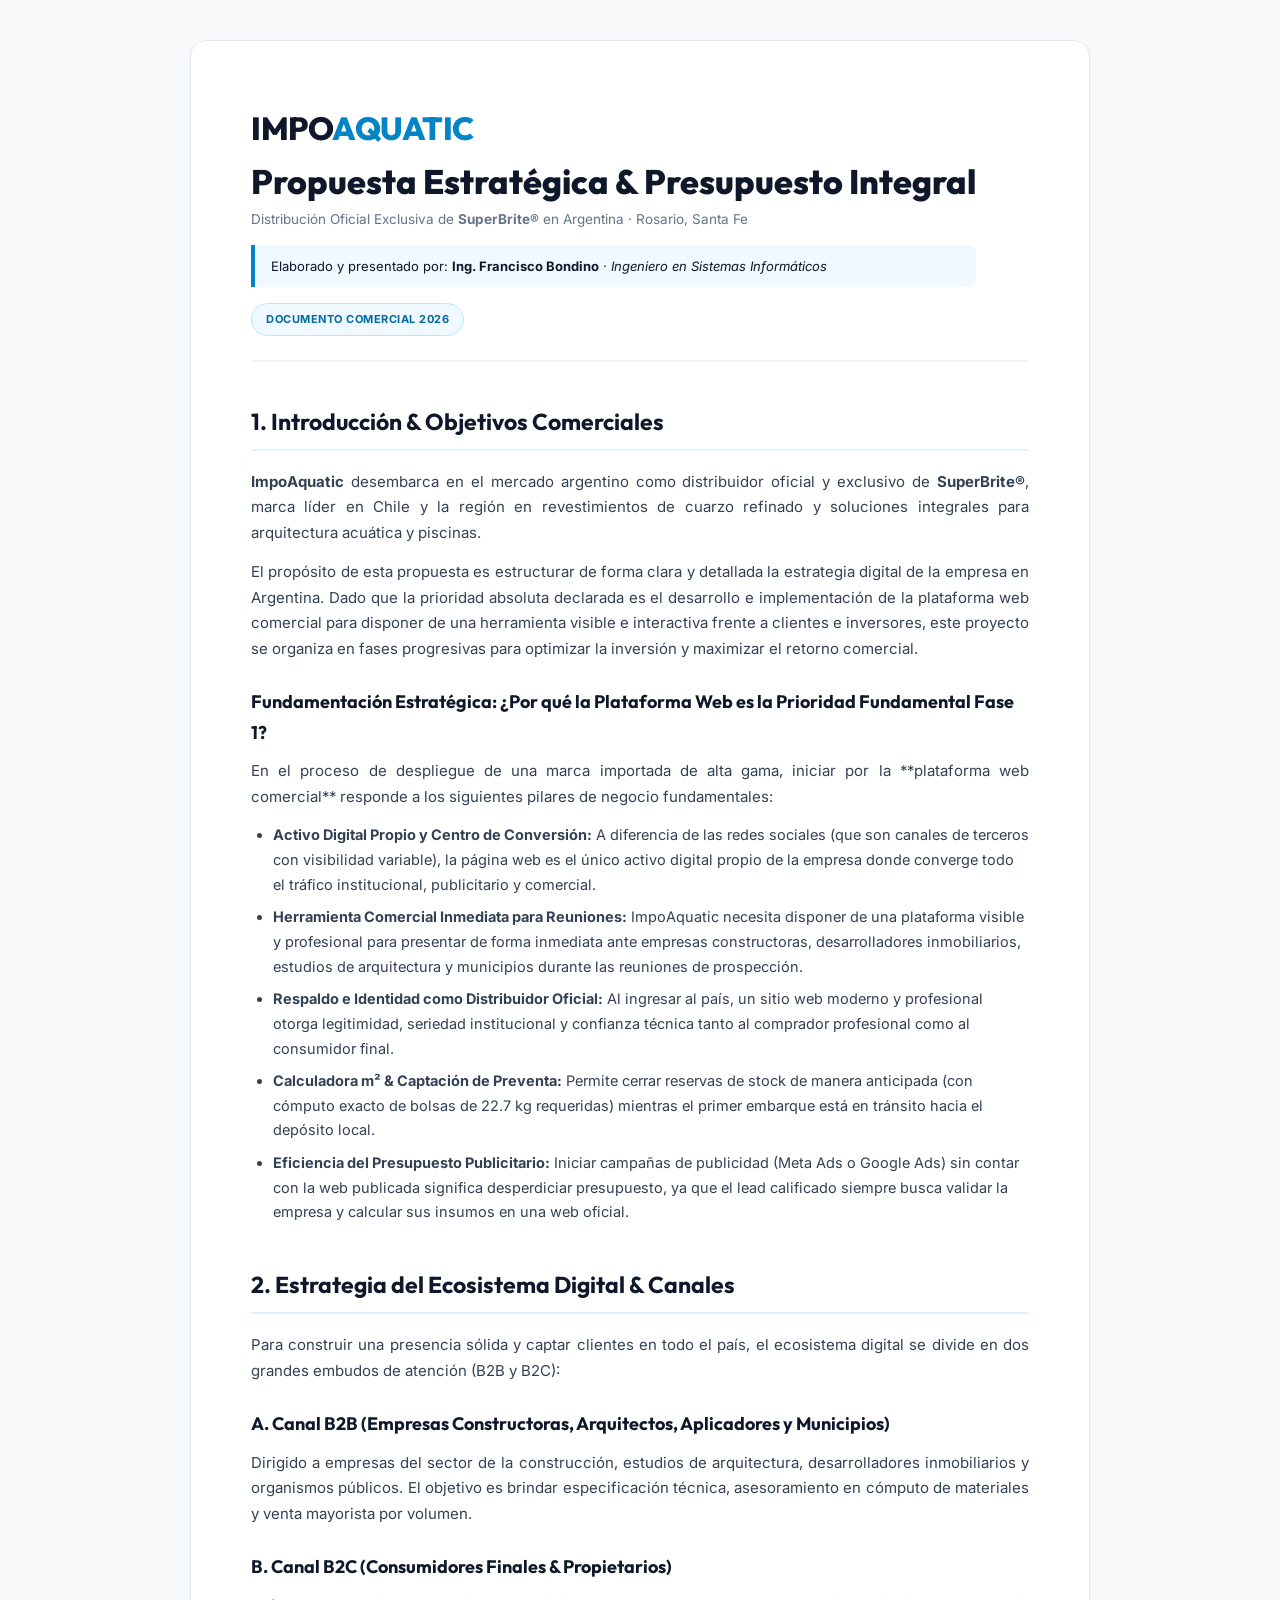
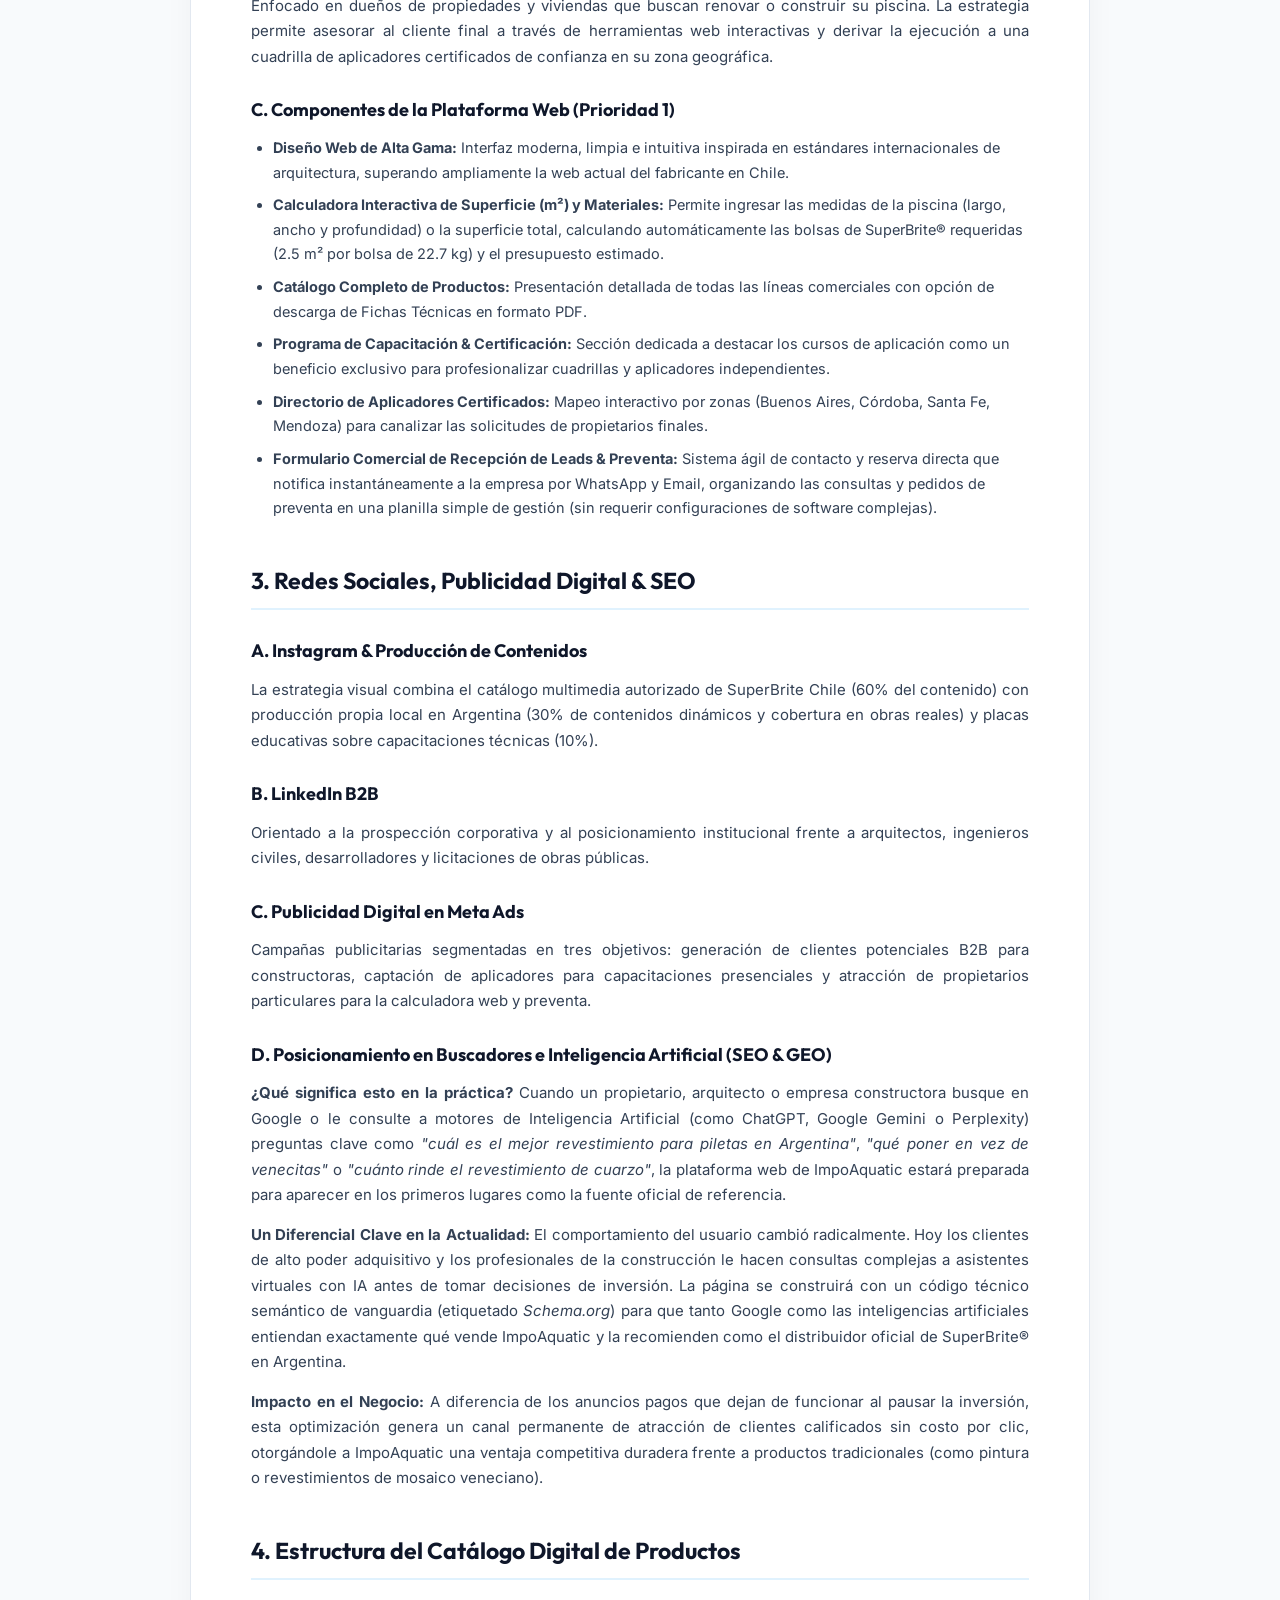
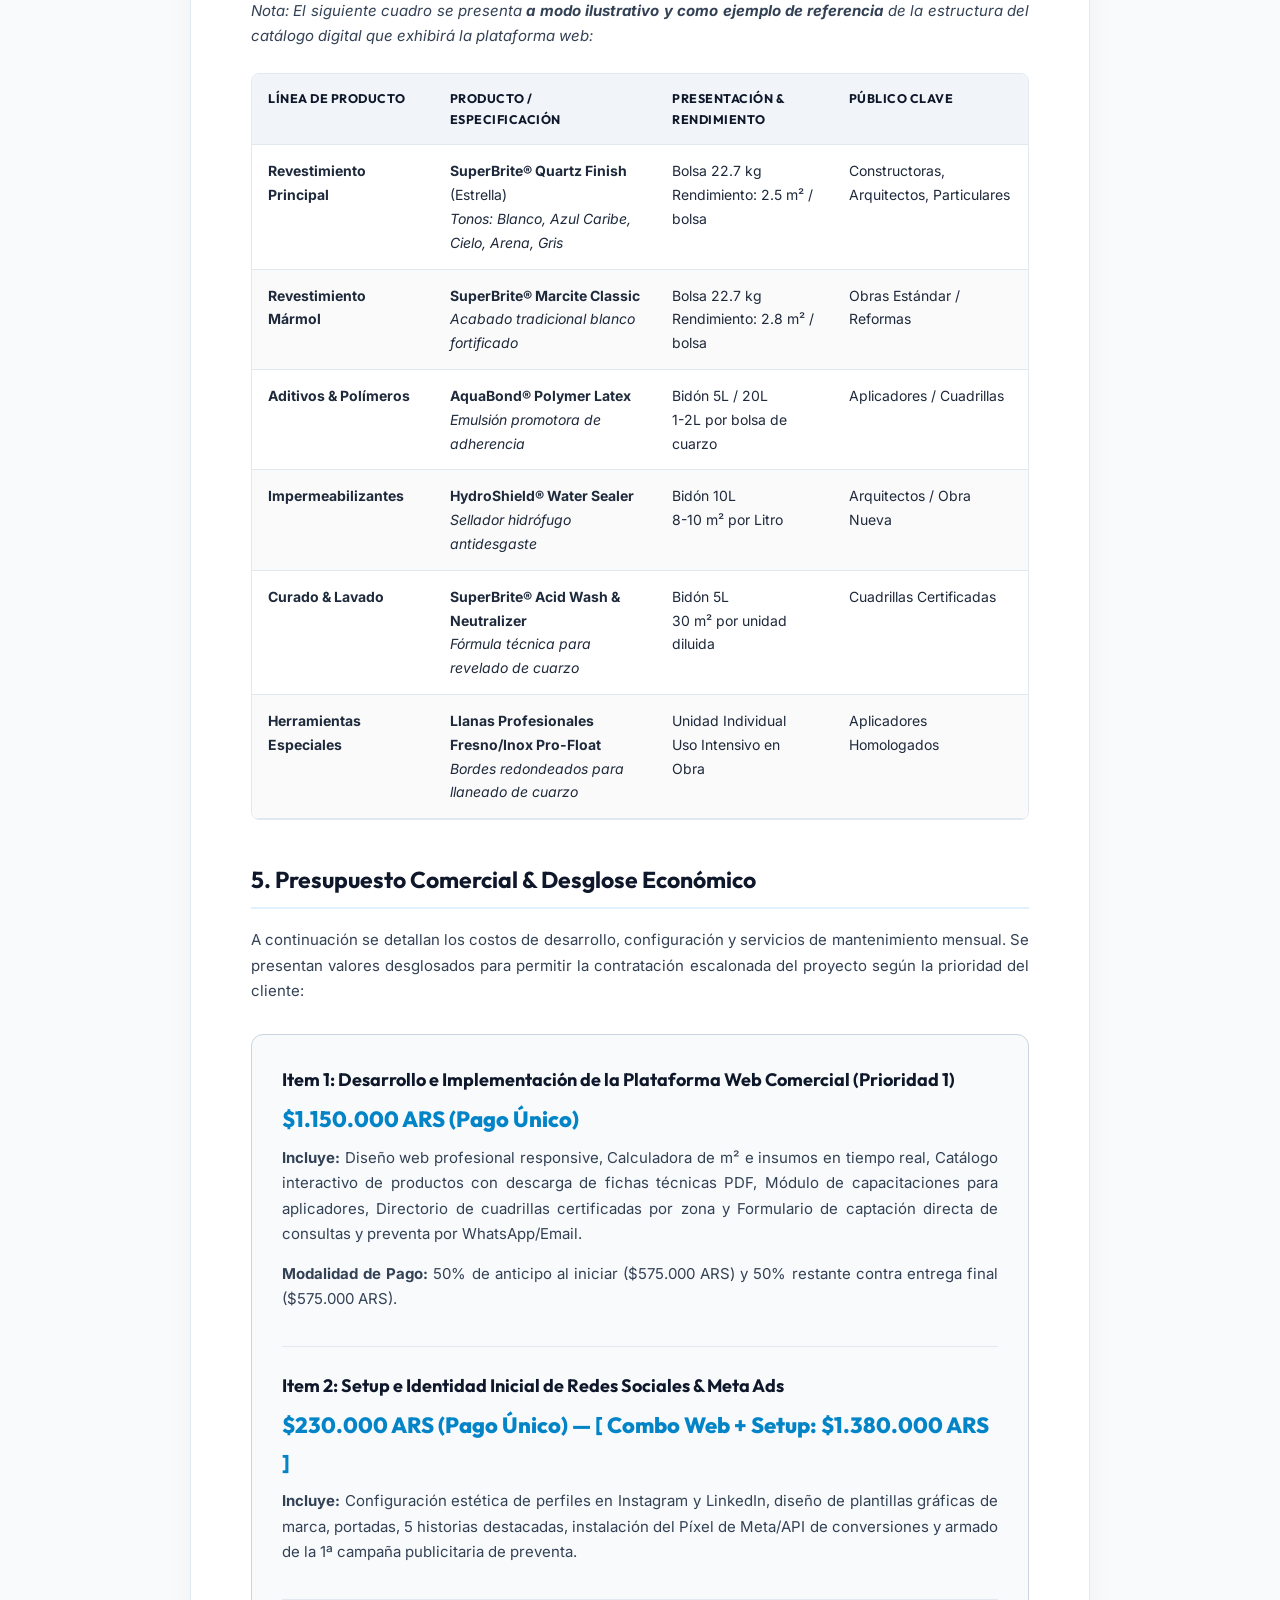
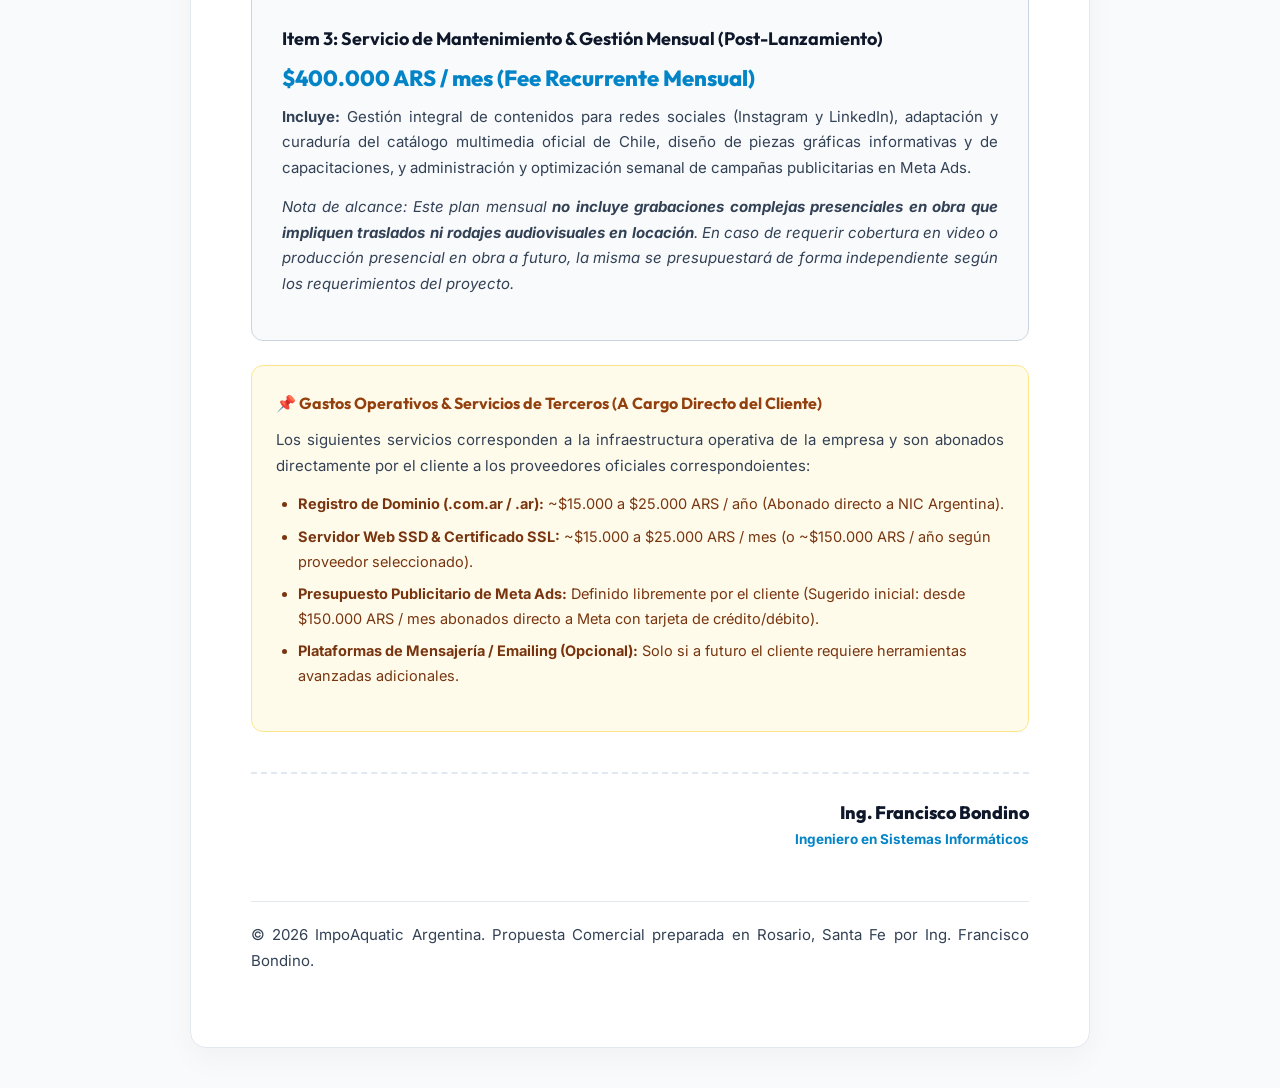
<file: propuesta.html>
<!DOCTYPE html>
<html lang="es">
<head>
    <meta charset="UTF-8">
    <meta name="viewport" content="width=device-width, initial-scale=1.0">
    <title>Propuesta Comercial & Estrategia Digital | ImpoAquatic - SuperBrite Argentina</title>
    <link rel="preconnect" href="https://fonts.googleapis.com">
    <link rel="preconnect" href="https://fonts.gstatic.com" crossorigin>
    <link href="https://fonts.googleapis.com/css2?family=Inter:wght@400;500;600;700;800&family=Outfit:wght@600;700;800&display=swap" rel="stylesheet">
    <style>
        :root {
            --primary: #0284C7;
            --primary-dark: #0F172A;
            --secondary: #0369A1;
            --accent: #0EA5E9;
            --bg-page: #F8FAFC;
            --bg-card: #FFFFFF;
            --text-main: #1E293B;
            --text-muted: #64748B;
            --border-color: #E2E8F0;
            --font-heading: 'Outfit', sans-serif;
            --font-body: 'Inter', sans-serif;
        }

        * { margin: 0; padding: 0; box-sizing: border-box; }
        
        body {
            font-family: var(--font-body);
            background-color: var(--bg-page);
            color: var(--text-main);
            line-height: 1.7;
            padding: clamp(16px, 4vw, 40px) clamp(12px, 2vw, 20px);
            -webkit-font-smoothing: antialiased;
        }

        .pdf-page {
            max-width: 900px;
            margin: 0 auto;
            background: var(--bg-card);
            border: 1px solid var(--border-color);
            border-radius: clamp(12px, 2vw, 16px);
            padding: clamp(24px, 6vw, 60px);
            box-shadow: 0 10px 30px rgba(0, 0, 0, 0.04);
        }

        header.doc-header {
            border-bottom: 2px solid #F1F5F9;
            padding-bottom: 24px;
            margin-bottom: 36px;
            display: flex;
            justify-content: space-between;
            align-items: flex-start;
            flex-wrap: wrap;
            gap: 16px;
        }

        .brand-logo {
            font-family: var(--font-heading);
            font-size: clamp(26px, 4vw, 32px);
            font-weight: 800;
            color: var(--primary-dark);
            letter-spacing: -0.5px;
        }

        .brand-logo span {
            color: var(--primary);
        }

        .doc-badge {
            background: #F0F9FF;
            color: var(--secondary);
            border: 1px solid #BAE6FD;
            font-size: 11px;
            font-weight: 700;
            padding: 6px 14px;
            border-radius: 20px;
            text-transform: uppercase;
            letter-spacing: 0.5px;
        }

        h1.doc-title {
            font-family: var(--font-heading);
            font-size: clamp(24px, 4vw, 34px);
            font-weight: 800;
            color: var(--primary-dark);
            margin-top: 6px;
            line-height: 1.25;
        }

        .doc-meta {
            font-size: 13.5px;
            color: var(--text-muted);
            margin-top: 4px;
        }

        h2.section-h2 {
            font-family: var(--font-heading);
            font-size: clamp(19px, 3vw, 23px);
            font-weight: 700;
            color: var(--primary-dark);
            margin: 40px 0 18px 0;
            padding-bottom: 8px;
            border-bottom: 2px solid #E0F2FE;
        }

        h3.section-h3 {
            font-family: var(--font-heading);
            font-size: clamp(16px, 2.5vw, 18px);
            font-weight: 700;
            color: var(--primary-dark);
            margin: 26px 0 10px 0;
        }

        p {
            font-size: 15px;
            color: #334155;
            margin-bottom: 14px;
            text-align: justify;
        }

        ul, ol {
            margin-left: 22px;
            margin-bottom: 18px;
        }

        li {
            font-size: 14.5px;
            color: #334155;
            margin-bottom: 8px;
        }

        .table-wrapper {
            width: 100%;
            overflow-x: auto;
            margin: 24px 0;
            border-radius: 8px;
            border: 1px solid var(--border-color);
            -webkit-overflow-scrolling: touch;
        }

        table {
            width: 100%;
            border-collapse: collapse;
            font-size: 14px;
            min-width: 600px;
        }

        th, td {
            padding: 14px 16px;
            text-align: left;
            border-bottom: 1px solid var(--border-color);
            vertical-align: top;
        }

        th {
            background: #F1F5F9;
            font-family: var(--font-heading);
            font-weight: 700;
            color: var(--primary-dark);
            font-size: 12.5px;
            text-transform: uppercase;
            letter-spacing: 0.5px;
        }

        tr:nth-child(even) {
            background: #FAFAFA;
        }

        .price-section {
            background: #F8FAFC;
            border: 1px solid #CBD5E1;
            border-radius: 12px;
            padding: 30px;
            margin-top: 30px;
        }

        .price-item {
            margin-bottom: 24px;
            padding-bottom: 20px;
            border-bottom: 1px solid #E2E8F0;
        }

        .price-item:last-child {
            margin-bottom: 0;
            padding-bottom: 0;
            border-bottom: none;
        }

        .price-title {
            font-family: var(--font-heading);
            font-size: 18px;
            font-weight: 700;
            color: var(--primary-dark);
        }

        .price-amount {
            font-family: var(--font-heading);
            font-size: 22px;
            font-weight: 800;
            color: var(--primary);
            margin: 6px 0;
        }

        .price-detail {
            font-size: 14px;
            color: #475569;
        }

        .infra-section {
            background: #FFFBEB;
            border: 1px solid #FDE68A;
            border-radius: 12px;
            padding: 24px;
            margin-top: 24px;
        }

        .infra-section h4 {
            font-family: var(--font-heading);
            color: #92400E;
            font-size: 16px;
            margin-bottom: 10px;
        }

        .infra-section ul li {
            color: #78350F;
        }

        .footer-note {
            margin-top: 50px;
            padding-top: 20px;
            border-top: 1px solid var(--border-color);
            text-align: center;
            font-size: 12.5px;
            color: var(--text-muted);
        }

        .letterhead-box {
            background: #F0F9FF;
            border-left: 4px solid var(--primary);
            padding: 10px 16px;
            margin-top: 12px;
            border-radius: 0 8px 8px 0;
            font-size: 13px;
            color: var(--primary-dark);
        }

        .signature-block {
            margin-top: 40px;
            padding-top: 24px;
            border-top: 2px dashed #E2E8F0;
            display: flex;
            flex-direction: column;
            align-items: flex-end;
            text-align: right;
        }

        .sig-name {
            font-family: var(--font-heading);
            font-size: 18px;
            font-weight: 800;
            color: var(--primary-dark);
        }

        .sig-title {
            font-size: 13.5px;
            font-weight: 700;
            color: var(--primary);
        }

        .sig-sub {
            font-size: 12px;
            color: var(--text-muted);
        }

        @media print {
            body { background: #FFFFFF; padding: 0; }
            .pdf-page { border: none; box-shadow: none; padding: 0; max-width: 100%; }
            .table-wrapper, .price-section, .infra-section, .signature-block { break-inside: avoid; }
        }
    </style>
</head>
<body>

<div class="pdf-page">
    <header class="doc-header">
        <div>
            <div class="brand-logo">IMPO<span>AQUATIC</span></div>
            <h1 class="doc-title">Propuesta Estratégica & Presupuesto Integral</h1>
            <p class="doc-meta">Distribución Oficial Exclusiva de <strong>SuperBrite®</strong> en Argentina · Rosario, Santa Fe</p>
            <div class="letterhead-box">
                Elaborado y presentado por: <strong>Ing. Francisco Bondino</strong> · <em>Ingeniero en Sistemas Informáticos</em>
            </div>
        </div>
        <span class="doc-badge">DOCUMENTO COMERCIAL 2026</span>
    </header>

    <!-- 1. Introducción y Contexto -->
    <section>
        <h2 class="section-h2">1. Introducción & Objetivos Comerciales</h2>
        <p><strong>ImpoAquatic</strong> desembarca en el mercado argentino como distribuidor oficial y exclusivo de <strong>SuperBrite®</strong>, marca líder en Chile y la región en revestimientos de cuarzo refinado y soluciones integrales para arquitectura acuática y piscinas.</p>
        <p>El propósito de esta propuesta es estructurar de forma clara y detallada la estrategia digital de la empresa en Argentina. Dado que la prioridad absoluta declarada es el desarrollo e implementación de la plataforma web comercial para disponer de una herramienta visible e interactiva frente a clientes e inversores, este proyecto se organiza en fases progresivas para optimizar la inversión y maximizar el retorno comercial.</p>
        
        <h3 class="section-h3">Fundamentación Estratégica: ¿Por qué la Plataforma Web es la Prioridad Fundamental Fase 1?</h3>
        <p>En el proceso de despliegue de una marca importada de alta gama, iniciar por la **plataforma web comercial** responde a los siguientes pilares de negocio fundamentales:</p>
        <ul>
            <li><strong>Activo Digital Propio y Centro de Conversión:</strong> A diferencia de las redes sociales (que son canales de terceros con visibilidad variable), la página web es el único activo digital propio de la empresa donde converge todo el tráfico institucional, publicitario y comercial.</li>
            <li><strong>Herramienta Comercial Inmediata para Reuniones:</strong> ImpoAquatic necesita disponer de una plataforma visible y profesional para presentar de forma inmediata ante empresas constructoras, desarrolladores inmobiliarios, estudios de arquitectura y municipios durante las reuniones de prospección.</li>
            <li><strong>Respaldo e Identidad como Distribuidor Oficial:</strong> Al ingresar al país, un sitio web moderno y profesional otorga legitimidad, seriedad institucional y confianza técnica tanto al comprador profesional como al consumidor final.</li>
            <li><strong>Calculadora m² & Captación de Preventa:</strong> Permite cerrar reservas de stock de manera anticipada (con cómputo exacto de bolsas de 22.7 kg requeridas) mientras el primer embarque está en tránsito hacia el depósito local.</li>
            <li><strong>Eficiencia del Presupuesto Publicitario:</strong> Iniciar campañas de publicidad (Meta Ads o Google Ads) sin contar con la web publicada significa desperdiciar presupuesto, ya que el lead calificado siempre busca validar la empresa y calcular sus insumos en una web oficial.</li>
        </ul>
    </section>

    <!-- 2. Estrategia del Ecosistema Digital -->
    <section>
        <h2 class="section-h2">2. Estrategia del Ecosistema Digital & Canales</h2>
        <p>Para construir una presencia sólida y captar clientes en todo el país, el ecosistema digital se divide en dos grandes embudos de atención (B2B y B2C):</p>

        <h3 class="section-h3">A. Canal B2B (Empresas Constructoras, Arquitectos, Aplicadores y Municipios)</h3>
        <p>Dirigido a empresas del sector de la construcción, estudios de arquitectura, desarrolladores inmobiliarios y organismos públicos. El objetivo es brindar especificación técnica, asesoramiento en cómputo de materiales y venta mayorista por volumen.</p>

        <h3 class="section-h3">B. Canal B2C (Consumidores Finales & Propietarios)</h3>
        <p>Enfocado en dueños de propiedades y viviendas que buscan renovar o construir su piscina. La estrategia permite asesorar al cliente final a través de herramientas web interactivas y derivar la ejecución a una cuadrilla de aplicadores certificados de confianza en su zona geográfica.</p>

        <h3 class="section-h3">C. Componentes de la Plataforma Web (Prioridad 1)</h3>
        <ul>
            <li><strong>Diseño Web de Alta Gama:</strong> Interfaz moderna, limpia e intuitiva inspirada en estándares internacionales de arquitectura, superando ampliamente la web actual del fabricante en Chile.</li>
            <li><strong>Calculadora Interactiva de Superficie (m²) y Materiales:</strong> Permite ingresar las medidas de la piscina (largo, ancho y profundidad) o la superficie total, calculando automáticamente las bolsas de SuperBrite® requeridas (2.5 m² por bolsa de 22.7 kg) y el presupuesto estimado.</li>
            <li><strong>Catálogo Completo de Productos:</strong> Presentación detallada de todas las líneas comerciales con opción de descarga de Fichas Técnicas en formato PDF.</li>
            <li><strong>Programa de Capacitación & Certificación:</strong> Sección dedicada a destacar los cursos de aplicación como un beneficio exclusivo para profesionalizar cuadrillas y aplicadores independientes.</li>
            <li><strong>Directorio de Aplicadores Certificados:</strong> Mapeo interactivo por zonas (Buenos Aires, Córdoba, Santa Fe, Mendoza) para canalizar las solicitudes de propietarios finales.</li>
            <li><strong>Formulario Comercial de Recepción de Leads & Preventa:</strong> Sistema ágil de contacto y reserva directa que notifica instantáneamente a la empresa por WhatsApp y Email, organizando las consultas y pedidos de preventa en una planilla simple de gestión (sin requerir configuraciones de software complejas).</li>
        </ul>
    </section>

    <!-- 3. Redes Sociales, Meta Ads & SEO IA -->
    <section>
        <h2 class="section-h2">3. Redes Sociales, Publicidad Digital & SEO</h2>
        
        <h3 class="section-h3">A. Instagram & Producción de Contenidos</h3>
        <p>La estrategia visual combina el catálogo multimedia autorizado de SuperBrite Chile (60% del contenido) con producción propia local en Argentina (30% de contenidos dinámicos y cobertura en obras reales) y placas educativas sobre capacitaciones técnicas (10%).</p>

        <h3 class="section-h3">B. LinkedIn B2B</h3>
        <p>Orientado a la prospección corporativa y al posicionamiento institucional frente a arquitectos, ingenieros civiles, desarrolladores y licitaciones de obras públicas.</p>

        <h3 class="section-h3">C. Publicidad Digital en Meta Ads</h3>
        <p>Campañas publicitarias segmentadas en tres objetivos: generación de clientes potenciales B2B para constructoras, captación de aplicadores para capacitaciones presenciales y atracción de propietarios particulares para la calculadora web y preventa.</p>

        <h3 class="section-h3">D. Posicionamiento en Buscadores e Inteligencia Artificial (SEO & GEO)</h3>
        <p><strong>¿Qué significa esto en la práctica?</strong> Cuando un propietario, arquitecto o empresa constructora busque en Google o le consulte a motores de Inteligencia Artificial (como ChatGPT, Google Gemini o Perplexity) preguntas clave como <em>"cuál es el mejor revestimiento para piletas en Argentina"</em>, <em>"qué poner en vez de venecitas"</em> o <em>"cuánto rinde el revestimiento de cuarzo"</em>, la plataforma web de ImpoAquatic estará preparada para aparecer en los primeros lugares como la fuente oficial de referencia.</p>
        <p><strong>Un Diferencial Clave en la Actualidad:</strong> El comportamiento del usuario cambió radicalmente. Hoy los clientes de alto poder adquisitivo y los profesionales de la construcción le hacen consultas complejas a asistentes virtuales con IA antes de tomar decisiones de inversión. La página se construirá con un código técnico semántico de vanguardia (etiquetado <em>Schema.org</em>) para que tanto Google como las inteligencias artificiales entiendan exactamente qué vende ImpoAquatic y la recomienden como el distribuidor oficial de SuperBrite® en Argentina.</p>
        <p><strong>Impacto en el Negocio:</strong> A diferencia de los anuncios pagos que dejan de funcionar al pausar la inversión, esta optimización genera un canal permanente de atracción de clientes calificados sin costo por clic, otorgándole a ImpoAquatic una ventaja competitiva duradera frente a productos tradicionales (como pintura o revestimientos de mosaico veneciano).</p>
    </section>

    <!-- 4. Estructura del Catálogo de Productos -->
    <section>
        <h2 class="section-h2">4. Estructura del Catálogo Digital de Productos</h2>
        <p><em>Nota: El siguiente cuadro se presenta <strong>a modo ilustrativo y como ejemplo de referencia</strong> de la estructura del catálogo digital que exhibirá la plataforma web:</em></p>
        
        <div class="table-wrapper">
            <table>
                <thead>
                    <tr>
                        <th>Línea de Producto</th>
                        <th>Producto / Especificación</th>
                        <th>Presentación & Rendimiento</th>
                        <th>Público Clave</th>
                    </tr>
                </thead>
                <tbody>
                    <tr>
                        <td><strong>Revestimiento Principal</strong></td>
                        <td><strong>SuperBrite® Quartz Finish</strong> (Estrella)<br><em>Tonos: Blanco, Azul Caribe, Cielo, Arena, Gris</em></td>
                        <td>Bolsa 22.7 kg<br>Rendimiento: 2.5 m² / bolsa</td>
                        <td>Constructoras, Arquitectos, Particulares</td>
                    </tr>
                    <tr>
                        <td><strong>Revestimiento Mármol</strong></td>
                        <td><strong>SuperBrite® Marcite Classic</strong><br><em>Acabado tradicional blanco fortificado</em></td>
                        <td>Bolsa 22.7 kg<br>Rendimiento: 2.8 m² / bolsa</td>
                        <td>Obras Estándar / Reformas</td>
                    </tr>
                    <tr>
                        <td><strong>Aditivos & Polímeros</strong></td>
                        <td><strong>AquaBond® Polymer Latex</strong><br><em>Emulsión promotora de adherencia</em></td>
                        <td>Bidón 5L / 20L<br>1-2L por bolsa de cuarzo</td>
                        <td>Aplicadores / Cuadrillas</td>
                    </tr>
                    <tr>
                        <td><strong>Impermeabilizantes</strong></td>
                        <td><strong>HydroShield® Water Sealer</strong><br><em>Sellador hidrófugo antidesgaste</em></td>
                        <td>Bidón 10L<br>8-10 m² por Litro</td>
                        <td>Arquitectos / Obra Nueva</td>
                    </tr>
                    <tr>
                        <td><strong>Curado & Lavado</strong></td>
                        <td><strong>SuperBrite® Acid Wash & Neutralizer</strong><br><em>Fórmula técnica para revelado de cuarzo</em></td>
                        <td>Bidón 5L<br>30 m² por unidad diluida</td>
                        <td>Cuadrillas Certificadas</td>
                    </tr>
                    <tr>
                        <td><strong>Herramientas Especiales</strong></td>
                        <td><strong>Llanas Profesionales Fresno/Inox Pro-Float</strong><br><em>Bordes redondeados para llaneado de cuarzo</em></td>
                        <td>Unidad Individual<br>Uso Intensivo en Obra</td>
                        <td>Aplicadores Homologados</td>
                    </tr>
                </tbody>
            </table>
        </div>
    </section>

    <!-- 5. Presupuesto Comercial y Desglose Económico -->
    <section>
        <h2 class="section-h2">5. Presupuesto Comercial & Desglose Económico</h2>
        <p>A continuación se detallan los costos de desarrollo, configuración y servicios de mantenimiento mensual. Se presentan valores desglosados para permitir la contratación escalonada del proyecto según la prioridad del cliente:</p>

        <div class="price-section">
            <div class="price-item">
                <div class="price-title">Item 1: Desarrollo e Implementación de la Plataforma Web Comercial (Prioridad 1)</div>
                <div class="price-amount">$1.150.000 ARS (Pago Único)</div>
                <div class="price-detail">
                    <p><strong>Incluye:</strong> Diseño web profesional responsive, Calculadora de m² e insumos en tiempo real, Catálogo interactivo de productos con descarga de fichas técnicas PDF, Módulo de capacitaciones para aplicadores, Directorio de cuadrillas certificadas por zona y Formulario de captación directa de consultas y preventa por WhatsApp/Email.</p>
                    <p><strong>Modalidad de Pago:</strong> 50% de anticipo al iniciar ($575.000 ARS) y 50% restante contra entrega final ($575.000 ARS).</p>
                </div>
            </div>

            <div class="price-item">
                <div class="price-title">Item 2: Setup e Identidad Inicial de Redes Sociales & Meta Ads</div>
                <div class="price-amount">$230.000 ARS (Pago Único) — [ Combo Web + Setup: $1.380.000 ARS ]</div>
                <div class="price-detail">
                    <p><strong>Incluye:</strong> Configuración estética de perfiles en Instagram y LinkedIn, diseño de plantillas gráficas de marca, portadas, 5 historias destacadas, instalación del Píxel de Meta/API de conversiones y armado de la 1ª campaña publicitaria de preventa.</p>
                </div>
            </div>

            <div class="price-item">
                <div class="price-title">Item 3: Servicio de Mantenimiento & Gestión Mensual (Post-Lanzamiento)</div>
                <div class="price-amount">$400.000 ARS / mes (Fee Recurrente Mensual)</div>
                <div class="price-detail">
                    <p><strong>Incluye:</strong> Gestión integral de contenidos para redes sociales (Instagram y LinkedIn), adaptación y curaduría del catálogo multimedia oficial de Chile, diseño de piezas gráficas informativas y de capacitaciones, y administración y optimización semanal de campañas publicitarias en Meta Ads.</p>
                    <p><em>Nota de alcance: Este plan mensual <strong>no incluye grabaciones complejas presenciales en obra que impliquen traslados ni rodajes audiovisuales en locación</strong>. En caso de requerir cobertura en video o producción presencial en obra a futuro, la misma se presupuestará de forma independiente según los requerimientos del proyecto.</em></p>
                </div>
            </div>
        </div>

        <!-- Costos a Cargo del Cliente -->
        <div class="infra-section">
            <h4>📌 Gastos Operativos & Servicios de Terceros (A Cargo Directo del Cliente)</h4>
            <p>Los siguientes servicios corresponden a la infraestructura operativa de la empresa y son abonados directamente por el cliente a los proveedores oficiales correspondoientes:</p>
            <ul>
                <li><strong>Registro de Dominio (.com.ar / .ar):</strong> ~$15.000 a $25.000 ARS / año (Abonado directo a NIC Argentina).</li>
                <li><strong>Servidor Web SSD & Certificado SSL:</strong> ~$15.000 a $25.000 ARS / mes (o ~$150.000 ARS / año según proveedor seleccionado).</li>
                <li><strong>Presupuesto Publicitario de Meta Ads:</strong> Definido libremente por el cliente (Sugerido inicial: desde $150.000 ARS / mes abonados directo a Meta con tarjeta de crédito/débito).</li>
                <li><strong>Plataformas de Mensajería / Emailing (Opcional):</strong> Solo si a futuro el cliente requiere herramientas avanzadas adicionales.</li>
            </ul>
        </div>
    </section>

    <div class="signature-block">
        <div class="sig-name">Ing. Francisco Bondino</div>
        <div class="sig-title">Ingeniero en Sistemas Informáticos</div>
    </div>

    <div class="footer-note">
        <p>&copy; 2026 ImpoAquatic Argentina. Propuesta Comercial preparada en Rosario, Santa Fe por Ing. Francisco Bondino.</p>
    </div>
</div>

</body>
</html>
</file>
